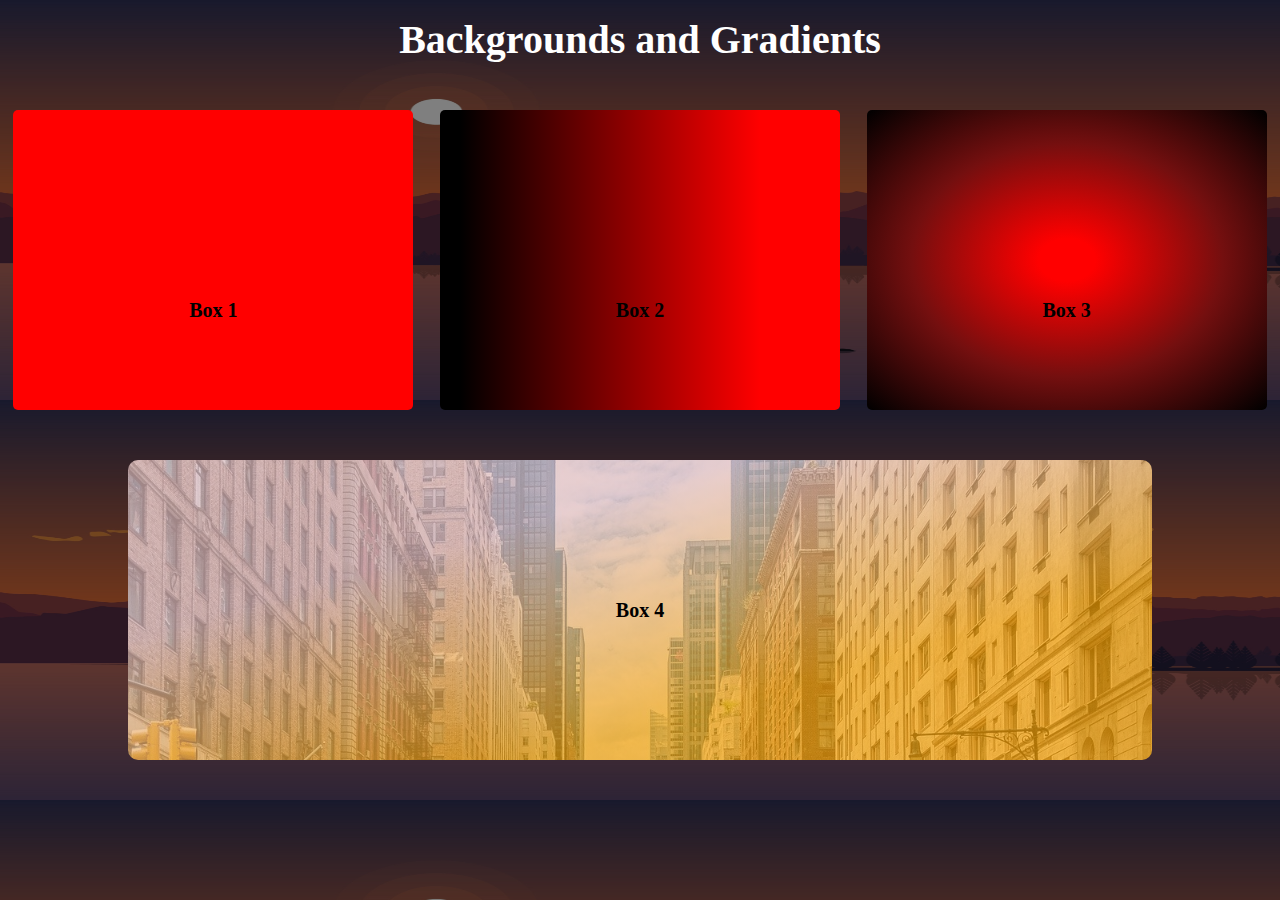
<file: block-BHaabu/index.html>
<!DOCTYPE html>
<html lang="en">
<head>
<meta charset="UTF-8">
<title>Flexbox Exercise</title>
<link rel="stylesheet" href="style.css">
</head>
<body>
    <main>
        <div class="heading"><h1>Backgrounds and Gradients</h1></div>
    <div class="box-container">
        <span class="box1">Box 1</span>
        <span class="box2">Box 2</span>
        <span class="box3">Box 3</span>
    </div>
    <div class="box4">Box 4</div>
    </main>
</body>

</html>
</file>
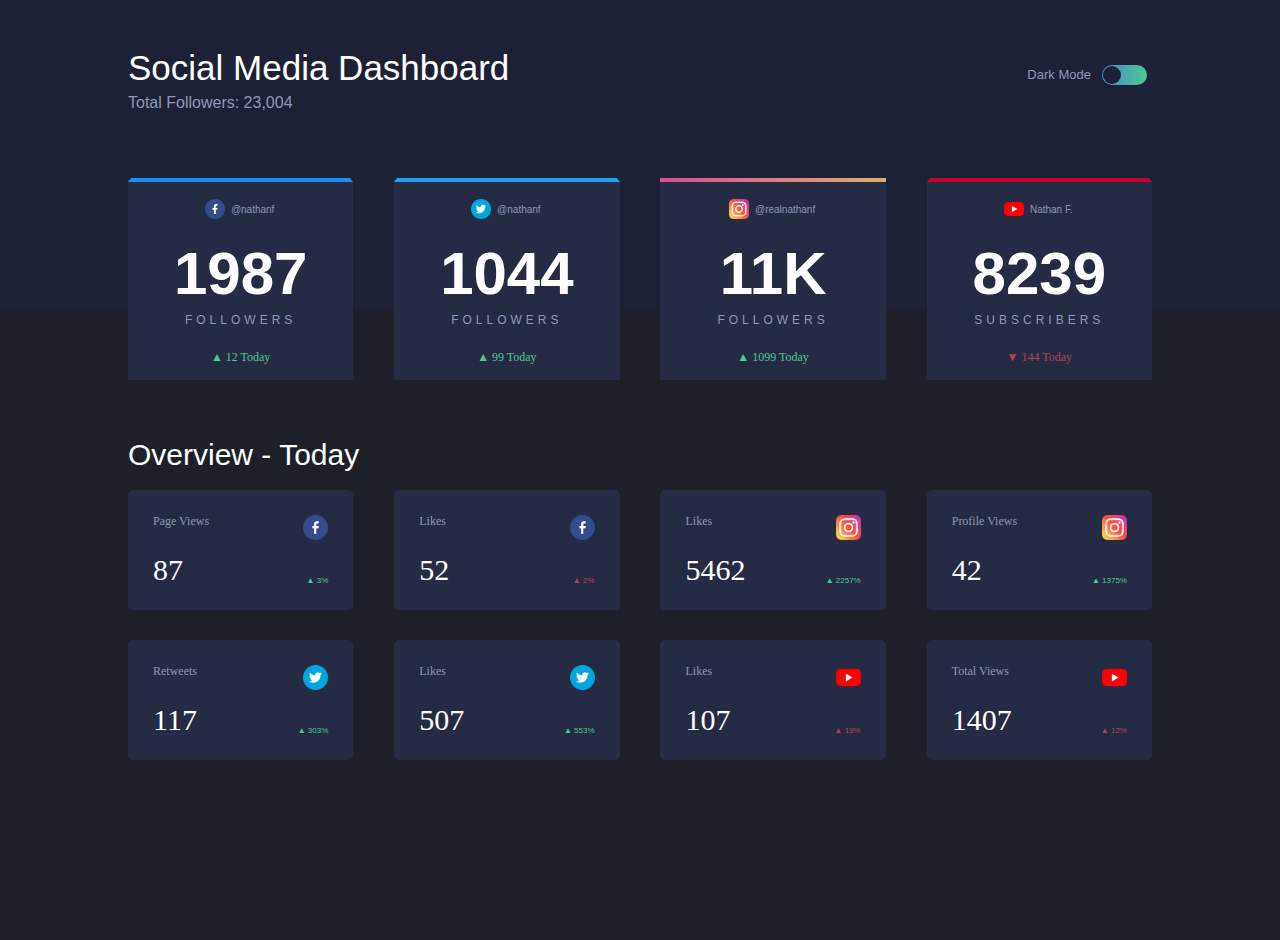
<file: block-BHaabv/index.html>
<!DOCTYPE html>
<html lang="en">
<head>
<meta charset="UTF-8">
<title>Flexbox Exercise</title>
<link rel="stylesheet" href="style.css">
</head>
<body>
    <div class="top-header">
        <span>
            <h1>Social Media Dashboard</h1>
            <p>Total Followers: 23,004</p>
        </span>
        <span class="dark-mode">
            <h4>Dark Mode</h4>
            <span class="toggle-outer">
                <span class="toggle-inner"></span>
            </span>
        </span>
    </div>
    <div class="box-container">
        <span class="box1">
            <div class="hr-1"></div>
            <span class="social-icon">
                <img src="assets/facebook.png" alt="facebook">
                <p>@nathanf</p>
            </span>
            <span>
                <h1>1987</h1>
                <h4>FOLLOWERS</h4>
            </span>
            <span class="follower-increase">
                <h5>&#x25B2 12 Today</h5>
            </span>
        </span>
        <span class="box1">
            <div class="hr-1 hr-2"></div>
            <span class="social-icon">
                <img src="assets/twitter.png" alt="twitter">
                <p>@nathanf</p>
            </span>
            <span>
                <h1>1044</h1>
                <h4>FOLLOWERS</h4>
            </span>
            <span class="follower-increase">
                <h5>&#x25B2 99 Today</h5>
            </span>
        </span>
        <span class="box1">
            <div class="hr-3"></div>
            <span class="social-icon">
                <img src="assets/instagram.png" alt="instagram">
                <p>@realnathanf</p>
            </span>
            <span>
                <h1>11K</h1>
                <h4>FOLLOWERS</h4>
            </span>
            <span class="follower-increase">
                <h5>&#x25B2 1099 Today</h5>
            </span>
        </span>
        <span class="box1">
            <div class="hr-4"></div>
            <span class="social-icon">
                <img src="assets/youtube.png" alt="youtube">
                <p>Nathan F.</p>
            </span>
            <span>
                <h1>8239</h1>
                <h4>SUBSCRIBERS</h4>
            </span>
            <span class="follower-decrease">
                <h5>&#x25BC 144 Today</h5>
            </span>
        </span>
    </div>
    <div class="main-overview">
        <h1>Overview - Today</h1>
        <div class="overview-container">
            <div class="box2">
                <div>
                    <h5>Page Views</h5>
                    <h2>87</h2>
                </div>
                <div class="box2b">
                    <img src="assets/facebook.png" alt="facebook">
                    <p class="follower-increase">&#x25B2 3%</p>
                </div>
            </div>
            <div class="box2">
                <div>
                    <h5>Likes</h5>
                    <h2>52</h2>
                </div>
                <div class="box2b">
                    <img src="assets/facebook.png" alt="facebook">
                    <p class="follower-decrease">&#x25B2 2%</p>
                </div>
            </div>
            <div class="box2">
                <div>
                    <h5>Likes</h5>
                    <h2>5462</h2>
                </div>
                <div class="box2b">
                    <img src="assets/instagram.png" alt="instagram">
                    <p class="follower-increase">&#x25B2 2257%</p>
                </div>
            </div>
            <div class="box2">
                <div>
                    <h5>Profile Views</h5>
                    <h2>42</h2>
                </div>
                <div class="box2b">
                    <img src="assets/instagram.png" alt="instagram">
                    <p class="follower-increase">&#x25B2 1375%</p>
                </div>
            </div>
            <div class="box2">
                <div>
                    <h5>Retweets</h5>
                    <h2>117</h2>
                </div>
                <div class="box2b">
                    <img src="assets/twitter.png" alt="twitter">
                    <p class="follower-increase">&#x25B2 303%</p>
                </div>
            </div>
            <div class="box2">
                <div>
                    <h5>Likes</h5>
                    <h2>507</h2>
                </div>
                <div class="box2b">
                    <img src="assets/twitter.png" alt="twitter">
                    <p class="follower-increase">&#x25B2 553%</p>
                </div>
            </div>
            <div class="box2">
                <div>
                    <h5>Likes</h5>
                    <h2>107</h2>
                </div>
                <div class="box2b">
                    <img src="assets/youtube.png" alt="youtube">
                    <p class="follower-decrease">&#x25B2 19%</p>
                </div>
            </div>
            <div class="box2">
                <div>
                    <h5>Total Views</h5>
                    <h2>1407</h2>
                </div>
                <div class="box2b">
                    <img src="assets/youtube.png" alt="youtube">
                    <p class="follower-decrease">&#x25B2 12%</p>
                </div>
            </div>
        </div>
    </div>
</body>
</html>
</file>
<file: block-BHaabu/style.css>
/* http://meyerweb.com/eric/tools/css/reset/ 
   v2.0 | 20110126
   License: none (public domain)
*/

html, body, div, span, applet, object, iframe,
h1, h2, h3, h4, h5, h6, p, blockquote, pre,
a, abbr, acronym, address, big, cite, code,
del, dfn, em, img, ins, kbd, q, s, samp,
small, strike, strong, sub, sup, tt, var,
b, u, i, center,
dl, dt, dd, ol, ul, li,
fieldset, form, label, legend,
table, caption, tbody, tfoot, thead, tr, th, td,
article, aside, canvas, details, embed, 
figure, figcaption, footer, header, hgroup, 
menu, nav, output, ruby, section, summary,
time, mark, audio, video {
	margin: 0;
	padding: 0;
	border: 0;
	font-size: 100%;
	font: inherit;
	vertical-align: baseline;
}
/* HTML5 display-role reset for older browsers */
article, aside, details, figcaption, figure, 
footer, header, hgroup, menu, nav, section {
	display: block;
}
body {
	line-height: 1;
}
ol, ul {
	list-style: none;
}
blockquote, q {
	quotes: none;
}
blockquote:before, blockquote:after,
q:before, q:after {
	content: '';
	content: none;
}
table {
	border-collapse: collapse;
	border-spacing: 0;
}


/* Main */

body {
    background: linear-gradient(to right bottom, rgba(0, 0, 0, 0.5) 70%, rgba(0, 0, 0, 0.5) 30%), url(wallpaperflare.com_wallpaper.jpg) repeat-y; 
    background-size: 100% 400px;


}

.heading { 
    text-align: center;
    margin:20px auto;
}
h1 {
    color: white;
    font-size: 40px;
    font-weight: bold;
}

.box-container {
    width: 100%;
    height: 350px;
    display: flex;
    justify-content: space-around;
    line-height: 400px;
    margin-top: 50px;
    text-align: center;
    font-size: 20px;
    font-weight: bold;
}

.box1 {
    background-color: red;
    height: 300px;
    width: 400px;
    border: 0px transparent solid;
    border-radius: 5px;
}

.box2 {
    background: linear-gradient(to right, black 5%, red 80%);
    height: 300px;
    width: 400px;
    border: 0px transparent solid;
    border-radius: 5px;
}
 .box3 {
    background: radial-gradient(red 10%, rgb(116, 15, 15), black);
    height: 300px;
    width: 400px;
    border: 0px transparent solid;
    border-radius: 5px;
}

.box4 {
    width: 80%;
    height: 300px;
    margin: 0 auto;
    text-align: center;
    line-height: 300px;
    font-size: 20px;
    font-weight: bold;
    background: linear-gradient(to right bottom, rgba(228, 190, 190, 0.7) 30%, rgba(245, 161, 5, 0.7)
    70%), url(image-2box.jpg) no-repeat;
    background-size: cover;
    border-radius: 10px;

}


/* Footer */
</file>
<file: block-BHaabv/style.css>
/* http://meyerweb.com/eric/tools/css/reset/ 
   v2.0 | 20110126
   License: none (public domain)
*/

html, body, div, span, applet, object, iframe,
h1, h2, h3, h4, h5, h6, p, blockquote, pre,
a, abbr, acronym, address, big, cite, code,
del, dfn, em, img, ins, kbd, q, s, samp,
small, strike, strong, sub, sup, tt, var,
b, u, i, center,
dl, dt, dd, ol, ul, li,
fieldset, form, label, legend,
table, caption, tbody, tfoot, thead, tr, th, td,
article, aside, canvas, details, embed, 
figure, figcaption, footer, header, hgroup, 
menu, nav, output, ruby, section, summary,
time, mark, audio, video {
	margin: 0;
	padding: 0;
	border: 0;
	font-size: 100%;
	font: inherit;
	vertical-align: baseline;
}
/* HTML5 display-role reset for older browsers */
article, aside, details, figcaption, figure, 
footer, header, hgroup, menu, nav, section {
	display: block;
}
body {
	line-height: 1;
}
ol, ul {
	list-style: none;
}
blockquote, q {
	quotes: none;
}
blockquote:before, blockquote:after,
q:before, q:after {
	content: '';
	content: none;
}
table {
	border-collapse: collapse;
	border-spacing: 0;
    background-color:#1d2135;
}

/* Colors 
background top - #1d2135
background bottom - #1e2029

total followers - #8e97b7
dark mode - #458bc8 to #4cc993
Increase - #2d9484
decrease - #b14453

container-color - #252b43
container1 - #2475be
container2 - #1ea1f1
containter3 - left #cba268, right #c95290
container4 - #c0062a


Arrows code:  U+25B2 (&#x25B2) and U+25BC (&#x25BC)

*/

/* Main */
@import url('https://fonts.googleapis.com/css2?family=Roboto:wght@300;500&display=swap');

h1 {
    font-family: 'Roboto', sans-serif;
    font-size: 35px;
    color: white;
    margin: 10px 0;
}

h4{
    font-family: 'Roboto', sans-serif;
    color:  #8e97b7;
    font-size: 13px;
}

p {
    font-family: 'Roboto', sans-serif;
    color:  #8e97b7;
}

html, body {
    background: linear-gradient(to bottom, rgb(29, 33, 53) 30%, rgb(30, 32, 41) 30%);
    height: 100%;
}
/* Social Media Dashboard */

.top-header {
    margin: 40px auto;
    width: 80%;
    display: flex;
    justify-content: space-between;
}

.dark-mode {
    margin: 25px 0;
    width: 130px;
    height: 50px;
    display: flex;
    justify-content: space-around;
}

.dark-mode h4 {
    margin-top: 3px;
}

.toggle-inner {
    display: inline-block;
    width: 18px;
    height: 18px;
    border-radius: 50%;
    background-color:#1d2135;
    margin: 1px;
}

.toggle-outer {
    display: inline-block;
    width: 45px;
    height: 20px;
    background: linear-gradient(to right, #458bc8, #4cc993);
    border-radius: 20px;

}



.box-container {
    margin: 10px auto;
    width: 80%;
    height: 250px;
    display: flex;
    justify-content:space-between;
}

.box-container .hr-1, .hr-2, .hr-3, .hr-4 {
    height: 0;
    border-bottom: 4px solid #178ff5;
    border-right: 3px solid transparent;
    border-left: 3px solid transparent;
    position: relative;
    bottom: 2px;
}

.box-container .hr-3 {
    width: 100%;
    height: 4px;
    border: 0px;
    background:  
    linear-gradient(to right, #dd4d93, #dcad6a),no-repeat;
}

.box-container  .hr-2 {
    border-bottom: 4px solid #1ca2f1;
}



.box-container  .hr-4 {
    border-bottom: 4px solid #c20429;
}


.box1 {
    width: 22%;
    height: 80%;
    text-align: center;
    background-color: #252b43;
    border-radius: 2px;

}

.box1 span {
    display: block;
    margin-bottom: 10px;
}

img {
    height: 20px;
    width: 20px;
    text-align: center;
    vertical-align: middle;
 
}


.box-container h4 {
    letter-spacing: 4px;
    font-weight: lighter;
    font-size: 12px;
}

.box-container h1 {
    font-size: 60px;
    font-weight: bold;
}

.box-container p {
    display: inline-block;
    font-size: 10px;
    margin: 2px;
}

.box-container .social-icon {
    display: inline-block;
    padding: 15px 0px;
    height: 10px;
}

.box1 h5 {
    margin-top: 25px;
    font-size: 12px;
}

.follower-increase {
    color: #4cc993;;
}

.follower-decrease {
    color: #b14453;;
}


/* Overview - Today */

.main-overview {
    margin: 0 auto;
    width: 80%;
    height: 350px ;
}

.overview-container {
    margin: 10px auto;
    width: 100%;
    height: 300px;
    display: flex;
    justify-content:space-between;
    flex-basis: 23%;
    flex-flow: wrap;
}


.box2 {
    width: 22%;
    height: auto;
    background-color: #252b43;
    display: inline-block;
    display: flex;
    justify-content: space-between;
    padding: 25px;
    box-sizing: border-box;
    margin-bottom: 30px;
    border-radius: 5px;
}
/* 
.box2 div {
    width: 30%;
    height: 100%;
    line-height: 10px;
    border-radius: 4px;
    margin-left: 20px;
    background-color: #4cc993;
} */

.box2 div {
    display: flex;
    flex-direction: column;
    width: 100%;
    height: 100%;
    justify-content: space-between;

}

.main-overview h1 {
    margin-bottom: 20px;
    font-size: 30px;
    
}

.box2 h5 {
    font-size: 12px;
    color: #8e97b7;
}

.box2 img {
    height: 25px;
    width: 25px;
}


.box2 p {
    font-size: 8px;
}

.box2 h2 {
    font-size: 30px;
    color: white;
}
/* .box3 {
    padding: 10px;
} */


.box2b {
    display: flex;
    align-items: flex-end;
}
</file>
